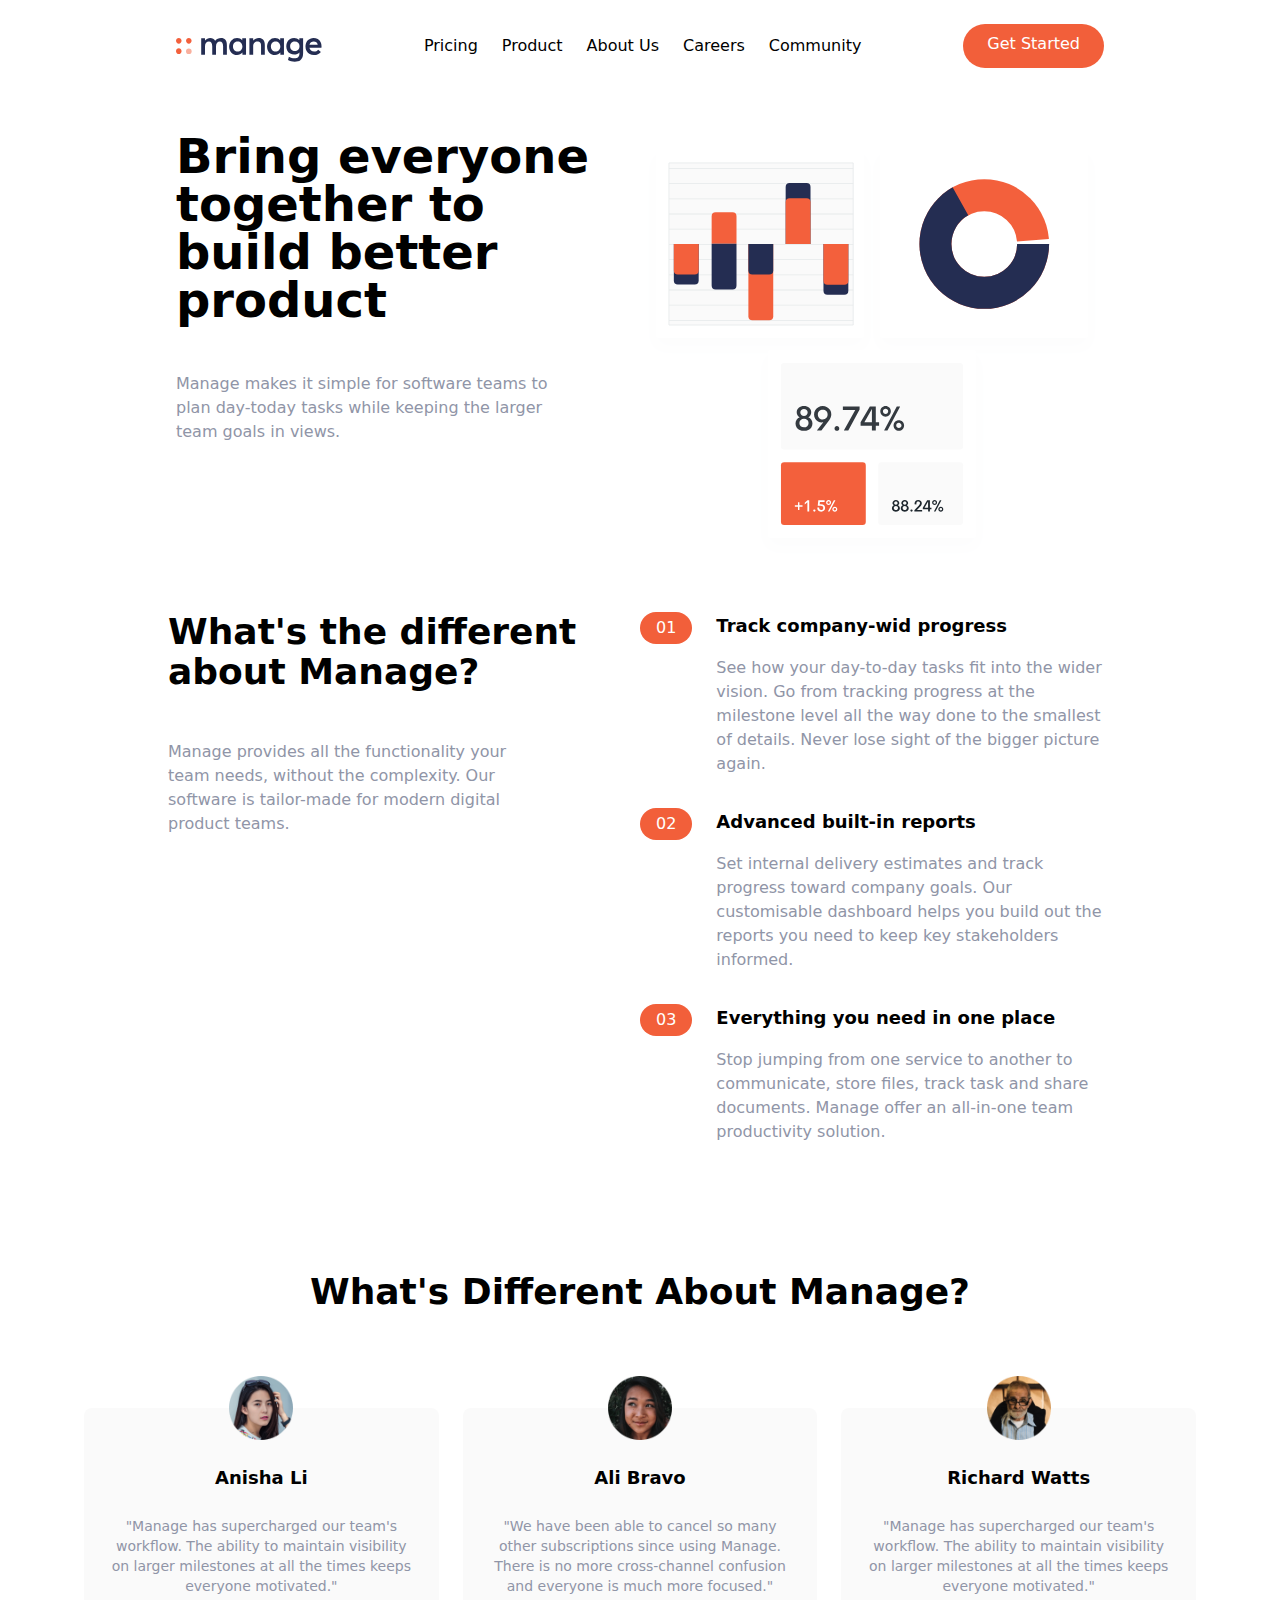
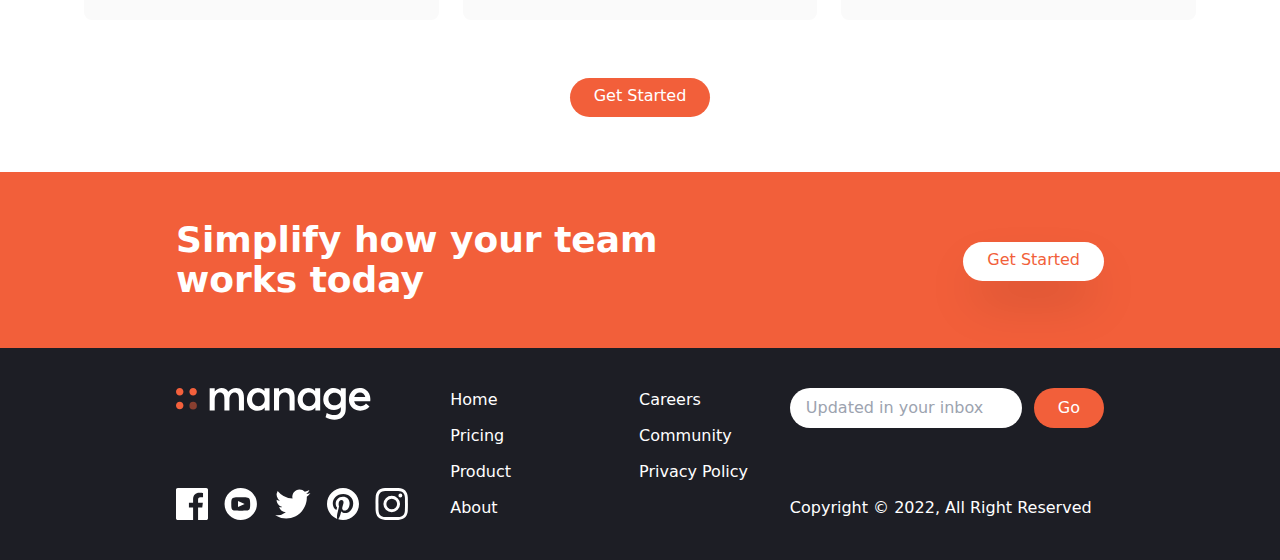
<file: index.html>
<!DOCTYPE html>
<html lang="en">
<head>
    <meta charset="UTF-8">
    <meta http-equiv="X-UA-Compatible" content="IE=edge">
    <meta name="viewport" content="width=device-width, initial-scale=1.0">
    <link rel="stylesheet" href="css/main.css">
    <title>Manage Landing Page</title>
</head>
<body>
    <!-- Navbar  -->

    <nav class="relative container mx-auto p-6 ">
        <!-- flex container  -->

        <div class="flex items-center justify-between">
            <!-- logo  -->

            <div class="pt-2">
                <img src="img/logo.svg" alt="">
            </div>

            <!-- Menu Items  -->
            <div class=" hidden md:flex space-x-6 ">
                <a href="#" class="hover:text-darkGrayishBlue">Pricing</a>
                <a href="#" class="hover:text-darkGrayishBlue">Product</a>
                <a href="#" class="hover:text-darkGrayishBlue">About Us</a>
                <a href="#" class="hover:text-darkGrayishBlue">Careers</a>
                <a href="#" class="hover:text-darkGrayishBlue">Community</a>
            </div>

            <!-- button  -->
            <a href="#" class=" hidden md:block p-3 px-6 pt-2 text-white bg-brightRed rounded-full hover:bg-brightRedLight" >Get Started</a>
        </div>
    </nav>

    <!-- HeroSection -->
    <section id="hero">
        <!-- flex container  -->
        <div class="container flex flex-col-reverse md:flex-row items-center px-6 mx-auto mt-10 space-y-0 md:space-y-0">
            <!-- Left Items -->
            
            <div class="flex flex-col mb-32 space-y-12 md:w-1/2" >
                <h1 class="max-w-md text-4xl font-bold text-center md:text-5xl md:text-left">
                    Bring everyone together to build better product
                </h1>

                <p class="max-w-sm text-center text-darkGrayishBlue md:text-left">
                    Manage makes it simple for software teams to plan day-today tasks while keeping the larger team goals in views.
                </p>
            </div>

            <!-- Image  -->
            <div class="md: w-1/2">
                <img src="/img/illustration-intro.svg" alt="">
            </div>
        </div>
    </section>

    <!-- features  -->

    <section id="features">
        <!-- flex container  -->
        <div class="container flex flex-col px-4 mx-auto mt-10 space-y-12 md:space-y-0 md:flex-row">
             <!-- what is the differenct -->
            <div class="flex flex-col space-y-12 md:w-1/2">
               <h2 class="max-w-md text-4xl font-bold text-center md:text-left">
                What's the different about Manage?
               </h2>

               <p class="max-w-sm text-center text-darkGrayishBlue md:text-left">
                Manage provides all the functionality your team needs, without the complexity. Our software is tailor-made for modern digital product
                teams.
               </p>

            </div>

             <!-- numbered List -->
            <div class="flex flex-col space-y-8 md:w-1/2">
               <!-- list item 1  -->
               <div class="flex flex-col space-y-3 md:space-y-0 md:space-x-6 md:flex-row">
                <!-- Heading  -->
                <div class="rounded-l-full bg-brightRedSupLight md:bg-transparent">
                    <div class="flex items-center space-x-2">
                        <div class="px-4 py-2 text-white rounded-full md:py-1 bg-brightRed">
                            01
                        </div>

                        <h3 class="text-base font-bold md:mb-4 md:hidden">
                            Track company-wid progress
                        </h3>
                    </div>
                </div>

                <div>
                    <h3 class="hidden mb-4 text-lg font-bold md:block">
                        Track company-wid progress
                    </h3>
    
                    <p class="text-darkGrayishBlue">
                        See how your day-to-day tasks fit into the wider vision. Go from tracking progress at the milestone level all the way done to the smallest of details. Never lose sight of the bigger picture again.
                    </p>
                </div>
               </div>


                <!-- list item 2  -->
                <div class="flex flex-col space-y-3 md:space-y-0 md:space-x-6 md:flex-row">
                    <!-- Heading  -->
                    <div class="rounded-l-full bg-brightRedSupLight md:bg-transparent">
                        <div class="flex items-center space-x-2">
                            <div class="px-4 py-2 text-white rounded-full md:py-1 bg-brightRed">
                                02
                            </div>
    
                            <h3 class="text-base font-bold md:mb-4 md:hidden">
                                Advanced built-in reports
                            </h3>
                        </div>
                    </div>
    
                    <div>
                        <h3 class="hidden mb-4 text-lg font-bold md:block">
                            Advanced built-in reports
                        </h3>
        
                        <p class="text-darkGrayishBlue">
                            Set internal delivery estimates and track progress toward company goals. Our customisable dashboard helps you build out the reports you need to keep key stakeholders informed.
                        </p>
                    </div>
                   </div>

                    <!-- list item 3  -->
               <div class="flex flex-col space-y-3 md:space-y-0 md:space-x-6 md:flex-row">
                <!-- Heading  -->
                <div class="rounded-l-full bg-brightRedSupLight md:bg-transparent">
                    <div class="flex items-center space-x-2">
                        <div class="px-4 py-2 text-white rounded-full md:py-1 bg-brightRed">
                            03
                        </div>

                        <h3 class="text-base font-bold md:mb-4 md:hidden">
                            Everything you need in one place
                        </h3>
                    </div>
                </div>

                <div>
                    <h3 class="hidden mb-4 text-lg font-bold md:block">
                        Everything you need in one place
                    </h3>
    
                    <p class="text-darkGrayishBlue">
                        Stop jumping from one service to another to communicate, store files, track task and share documents. Manage offer an all-in-one team productivity solution.
                    </p>
                </div>
               </div>

               

            </div>
        </div>
    </section>


    <!-- Testimonials  -->

    <section id="testimonials">
        <!-- Container to heading and testimonial blocks -->

        <div class="max-w-6xl px-5 mx-auto mt-32 text-center">
            <!-- Heading  -->
            <h2 class="text-4xl font-bold text-center">
                What's Different About Manage?
            </h2>

            <!-- Testimonials Container  -->
            <div class="flex flex-col mt-24 md:flex-row md:space-x-6">
                <!-- Testimonials 1  -->
                <div class="flex flex-col items-center p-6 space-y-6 rounded-lg bg-veryLightGray md:w-1/3">
                    <img src="img/avatar-anisha.png" alt="" class="w-16 -mt-14">
                    <h5 class="text-lg font-bold">Anisha Li</h5>
                    <p class="text-sm text-darkGrayishBlue">
                        "Manage has supercharged our team's workflow. The ability to maintain visibility on larger milestones at all the times keeps everyone motivated."
                    </p>
                </div>

                <!-- Testimonials 2  -->
                <div class=" hidden flex flex-col items-center p-6 space-y-6 rounded-lg bg-veryLightGray md:flex  md:w-1/3 ">
                    <img src="img/avatar-ali.png" class="w-16 -mt-14" alt="">
                    <h5 class="text-lg font-bold">Ali Bravo</h5>
                    <p class="text-sm text-darkGrayishBlue">
                        "We have been able to cancel so many other subscriptions since using Manage. There is no more cross-channel confusion and everyone is much more focused."
                    </p>
                </div>

                <!-- Testimonial 3  -->
                <div class="hidden flex-col items-center p-6 space-y-6 rounded-lg bg-veryLightGray  md:flex md:w-1/3">
                    <img class="w-16 -mt-14"  src="img/avatar-richard.png" alt="">
                    <h5 class="text-lg font-bold">Richard Watts</h5>
                    <p class="text-sm text-darkGrayishBlue">
                        "Manage has supercharged our team's workflow. The ability to maintain visibility on larger milestones at all the times keeps everyone motivated."
                    </p>
                </div>
            </div>

            <!-- Button  -->
            <div class="my-16">
                <a href="#" class="p-3 px-6 pt-2 text-white bg-brightRed rounded-full baseline hover:bg-brightRedLight">
                    Get Started
                </a>
            </div>

        </div>
    </section>

    <!-- CTA Section  -->
    <section id="cta" class="bg-brightRed">
        <!-- flex container  -->

        <div class="container flex flex-col items-center justify-between px-6 py-24 mx-auto space-y-12 md:py-12 md:flex-row md:space-y-0">
            <!-- Heading  -->
            <h2 class="text-5xl font-bold leading-tight text-center text-white md:text-4xl md:max-w-xl md:text-left">
                Simplify how your team works today
            </h2>
            <!-- Button  -->
            <div >
                <a href="#" class="p-3 px-6 pt-2 text-brightRed  bg-white rounded-full shadow-2xl baseline hover:bg-gray-900">
                    Get Started
                </a>
            </div>          
        </div>
    </section>

    <!-- Footer  -->
    <footer class="bg-veryDarkBlue">
        <!-- Flex-container  -->
        <div class="container flex flex-col-reverse justify-between px-6  py-10 mx-auto space-y-8 md:flex-row md:space-y-0">
            <!-- Logo and social links container  -->

            <div class="flex flex-col-reverse items-center justify-between space-y-12 md:flex-col md:space-y-0 md:items-start">

                <div class="mx-auto my-6  text-center text-white md:hidden">
                    Copyright &copy; 2022, All Rights Reserved
                </div>

                <!-- Logo  -->
                <div>
                    <img src="img/logo-white.svg" class="h-8" alt="">
                </div>

                <!-- Social Links Container  -->
                <div class="flex justify-center space-x-4">
                    <!-- Link 1  -->
                    <a href="#">
                        <img src="img/icon-facebook.svg" alt="" class="h-8">
                    </a>

                    <!-- Link2  -->
                    <a href="#">
                        <img src="img/icon-youtube.svg" alt="" class="h-8">
                    </a>

                     <!-- Link3  -->
                     <a href="#">
                        <img src="img/icon-twitter.svg" alt="" class="h-8">
                    </a>
                     <!-- Link4  -->
                     <a href="#">
                        <img src="img/icon-pinterest.svg" alt="" class="h-8">
                    </a>
                     <!-- Link5  -->
                     <a href="#">
                        <img src="img/icon-instagram.svg" alt="" class="h-8">
                    </a>
                </div>
            </div>

            <!-- List Container  -->
            <div class="flex justify-around space-x-32">
                <div class="flex flex-col space-y-3 text-white">
                    <a href="#" class="hover:text-brightRed">Home</a>
                    <a href="#" class="hover:text-brightRed">Pricing</a>
                    <a href="#" class="hover:text-brightRed">Product</a>
                    <a href="#" class="hover:text-brightRed">About</a>
                </div>

                <div class="flex flex-col space-y-3 text-white">
                    <a href="#" class="hover:text-brightRed">Careers</a>
                    <a href="#" class="hover:text-brightRed">Community</a>
                    <a href="#" class="hover:text-brightRed">Privacy Policy</a>
                </div>
            </div>

            <!-- Input Container  -->

            <div class="flex flex-col justify-between">
                <form>
                    <div class="flex space-x-3">
                        <input type="text" class="flex-1 px-4 rounded-full focus:outline-none" placeholder="Updated in your inbox">

                        <button class="px-6 py-2 text-white rounded-full bg-brightRed hover:bg-brightRedLight focus:outline-none">
                            Go
                        </button>
                    </div>
                </form>


                <div class="hidden text-white md:block">
                    Copyright &copy; 2022, All Right Reserved
                </div>
            </div>


        </div>
    </footer>

    
</body>
</html>
</file>
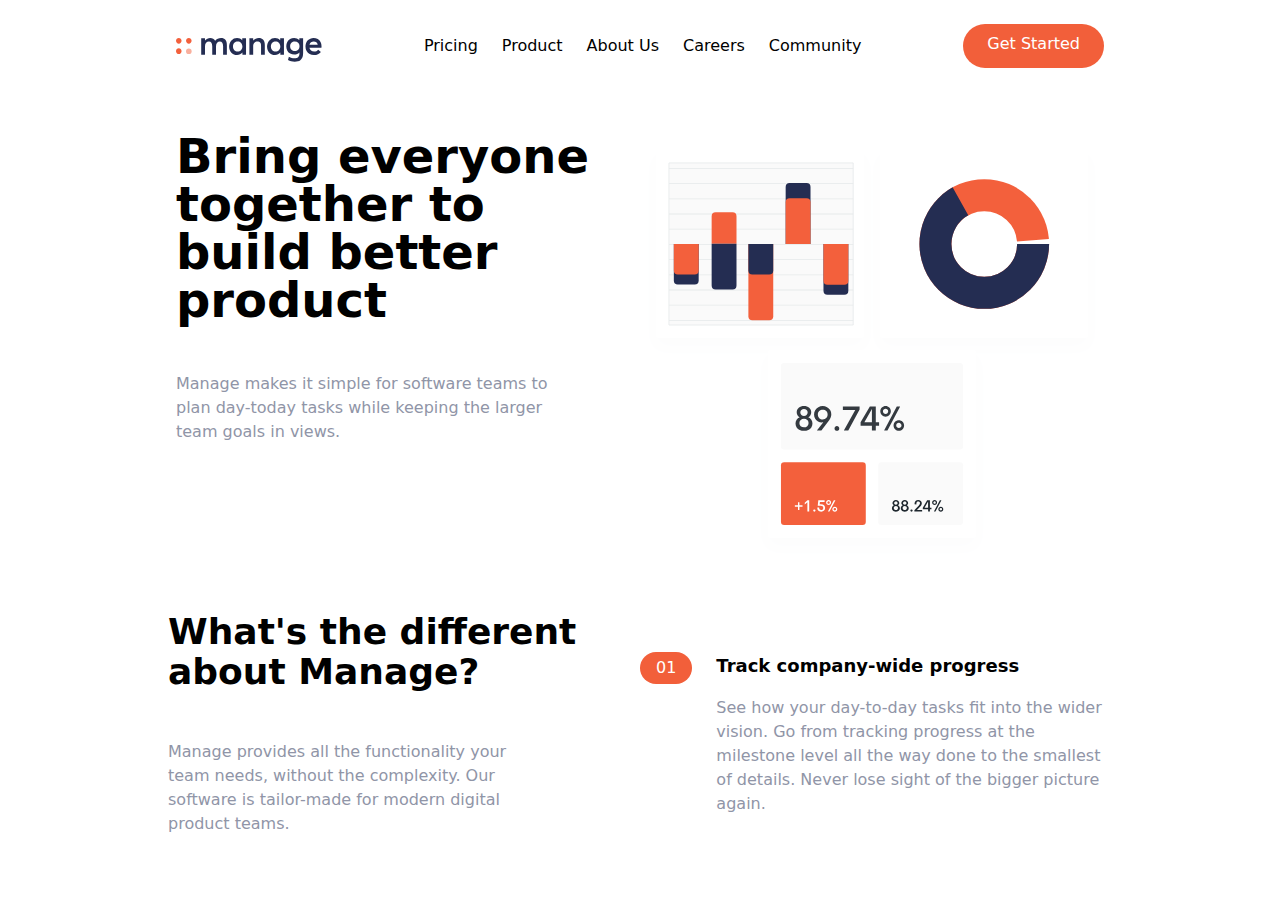
<file: test.html>
<!DOCTYPE html>
<html lang="en">
<head>
    <meta charset="UTF-8">
    <meta http-equiv="X-UA-Compatible" content="IE=edge">
    <meta name="viewport" content="width=device-width, initial-scale=1.0">
    <title>testing</title>
    <link rel="stylesheet" href="/css/main.css">
</head>
<body>
    <nav class="relative container mx-auto p-6">
        <div class="flex items-center justify-between">
            <!-- logo -->
            <div class="pt-2">
                <img src="/img/logo.svg" alt="">
            </div>

            <!-- Menu Items  -->
            <div class="hidden md:flex space-x-6">
                <a href="" class="hover:text-darkGrayishBlue">Pricing</a>
                <a href="" class="hover:text-darkGrayishBlue">Product</a>
                <a href="" class="hover:text-darkGrayishBlue">About Us</a>
                <a href="" class="hover:text-darkGrayishBlue">Careers</a>
                <a href="" class="hover:text-darkGrayishBlue">Community</a>
            </div>

            <!-- Button  -->
            <a href="#" class="hidden md:block  bg-brightRed text-white p-3 px-6 pt-2 rounded-full hover:bg-brightRedLight">Get Started</a>

        </div>
                
    </nav>
    
    <!-- herosection -->
    <section id="herosection">
        <!-- flex container  -->

        <div class="mt-10 px-6 flex flex-col-reverse container mx-auto space-y-0  md:flex-row items-center">
            <!-- left items  -->
            <div class="flex flex-col mb-32 space-y-12 md:w-1/2 ">
                <h1 class="max-w-md text-4xl md:text-5xl text-center md:text-left font-bold">
                    Bring everyone together to build better product
                </h1>

                <p class="max-w-sm text-center md:text-left text-darkGrayishBlue">
                    Manage makes it simple for software teams to plan day-today tasks while keeping the larger team goals in views.
                </p>
            </div>

            <div class="md:w-1/2">
                <img src="img/illustration-intro.svg" alt="">
            </div>
        </div>
    </section>


    <!-- Features  -->

    <section id="features">
        <!-- flex-container  -->
        <div class="container mx-auto mt-10 px-4 flex flex-col md:flex-row">
            <!-- What's the different?  -->
            <div class="flex flex-col space-y-12 md:w-1/2">
                <h2 class="max-w-md text-4xl font-bold text-center md:text-left">
                    What's the different about Manage?
                </h2>

                <p class="max-w-sm text-center text-darkGrayishBlue md:text-left">
                    Manage provides all the functionality your team needs, without the complexity. Our software is tailor-made for modern digital product
                teams.
                </p>
            </div>

            <!-- Numbered List  -->
            <div class="flex flex-col space-y-8  md:w-1/2 ">
                <!-- List item 1  -->
                <div class="flex flex-col space-x-5 space-y-3 md:space-y-0 md:space-x-6 mt-10 md:flex-row">
                    <!-- Heading  -->
                    <div class="rounded-l-full bg-brightRedSupLight md:bg-transparent">
                        <div class="flex items-center space-x-2">
                            <div class="px-4 py-2 text-white rounded-full md:py-1 bg-brightRed">
                                01
                            </div>


                            <h3 class="text-base font-bold md:mb-4 md:hidden">
                                Track company-wide progress
                            </h3>
                        </div>
                    </div>

                    <div>
                        <h3 class="hidden mb-4 text-lg font-bold md:block">
                            Track company-wide progress
                        </h3>

                        <p class="text-darkGrayishBlue">
                            See how your day-to-day tasks fit into the wider vision. Go from tracking progress at the milestone level all the way done to the smallest of details. Never lose sight of the bigger picture again.
                        </p>


                    </div>
                </div>

            </div>
        </div>
        
    </section>


</body>
</html>
</file>
<file: css/main.css>
/*
! tailwindcss v3.3.1 | MIT License | https://tailwindcss.com
*/

/*
1. Prevent padding and border from affecting element width. (https://github.com/mozdevs/cssremedy/issues/4)
2. Allow adding a border to an element by just adding a border-width. (https://github.com/tailwindcss/tailwindcss/pull/116)
*/

*,
::before,
::after {
  box-sizing: border-box;
  /* 1 */
  border-width: 0;
  /* 2 */
  border-style: solid;
  /* 2 */
  border-color: #e5e7eb;
  /* 2 */
}

::before,
::after {
  --tw-content: '';
}

/*
1. Use a consistent sensible line-height in all browsers.
2. Prevent adjustments of font size after orientation changes in iOS.
3. Use a more readable tab size.
4. Use the user's configured `sans` font-family by default.
5. Use the user's configured `sans` font-feature-settings by default.
6. Use the user's configured `sans` font-variation-settings by default.
*/

html {
  line-height: 1.5;
  /* 1 */
  -webkit-text-size-adjust: 100%;
  /* 2 */
  -moz-tab-size: 4;
  /* 3 */
  -o-tab-size: 4;
     tab-size: 4;
  /* 3 */
  font-family: ui-sans-serif, system-ui, -apple-system, BlinkMacSystemFont, "Segoe UI", Roboto, "Helvetica Neue", Arial, "Noto Sans", sans-serif, "Apple Color Emoji", "Segoe UI Emoji", "Segoe UI Symbol", "Noto Color Emoji";
  /* 4 */
  font-feature-settings: normal;
  /* 5 */
  font-variation-settings: normal;
  /* 6 */
}

/*
1. Remove the margin in all browsers.
2. Inherit line-height from `html` so users can set them as a class directly on the `html` element.
*/

body {
  margin: 0;
  /* 1 */
  line-height: inherit;
  /* 2 */
}

/*
1. Add the correct height in Firefox.
2. Correct the inheritance of border color in Firefox. (https://bugzilla.mozilla.org/show_bug.cgi?id=190655)
3. Ensure horizontal rules are visible by default.
*/

hr {
  height: 0;
  /* 1 */
  color: inherit;
  /* 2 */
  border-top-width: 1px;
  /* 3 */
}

/*
Add the correct text decoration in Chrome, Edge, and Safari.
*/

abbr:where([title]) {
  -webkit-text-decoration: underline dotted;
          text-decoration: underline dotted;
}

/*
Remove the default font size and weight for headings.
*/

h1,
h2,
h3,
h4,
h5,
h6 {
  font-size: inherit;
  font-weight: inherit;
}

/*
Reset links to optimize for opt-in styling instead of opt-out.
*/

a {
  color: inherit;
  text-decoration: inherit;
}

/*
Add the correct font weight in Edge and Safari.
*/

b,
strong {
  font-weight: bolder;
}

/*
1. Use the user's configured `mono` font family by default.
2. Correct the odd `em` font sizing in all browsers.
*/

code,
kbd,
samp,
pre {
  font-family: ui-monospace, SFMono-Regular, Menlo, Monaco, Consolas, "Liberation Mono", "Courier New", monospace;
  /* 1 */
  font-size: 1em;
  /* 2 */
}

/*
Add the correct font size in all browsers.
*/

small {
  font-size: 80%;
}

/*
Prevent `sub` and `sup` elements from affecting the line height in all browsers.
*/

sub,
sup {
  font-size: 75%;
  line-height: 0;
  position: relative;
  vertical-align: baseline;
}

sub {
  bottom: -0.25em;
}

sup {
  top: -0.5em;
}

/*
1. Remove text indentation from table contents in Chrome and Safari. (https://bugs.chromium.org/p/chromium/issues/detail?id=999088, https://bugs.webkit.org/show_bug.cgi?id=201297)
2. Correct table border color inheritance in all Chrome and Safari. (https://bugs.chromium.org/p/chromium/issues/detail?id=935729, https://bugs.webkit.org/show_bug.cgi?id=195016)
3. Remove gaps between table borders by default.
*/

table {
  text-indent: 0;
  /* 1 */
  border-color: inherit;
  /* 2 */
  border-collapse: collapse;
  /* 3 */
}

/*
1. Change the font styles in all browsers.
2. Remove the margin in Firefox and Safari.
3. Remove default padding in all browsers.
*/

button,
input,
optgroup,
select,
textarea {
  font-family: inherit;
  /* 1 */
  font-size: 100%;
  /* 1 */
  font-weight: inherit;
  /* 1 */
  line-height: inherit;
  /* 1 */
  color: inherit;
  /* 1 */
  margin: 0;
  /* 2 */
  padding: 0;
  /* 3 */
}

/*
Remove the inheritance of text transform in Edge and Firefox.
*/

button,
select {
  text-transform: none;
}

/*
1. Correct the inability to style clickable types in iOS and Safari.
2. Remove default button styles.
*/

button,
[type='button'],
[type='reset'],
[type='submit'] {
  -webkit-appearance: button;
  /* 1 */
  background-color: transparent;
  /* 2 */
  background-image: none;
  /* 2 */
}

/*
Use the modern Firefox focus style for all focusable elements.
*/

:-moz-focusring {
  outline: auto;
}

/*
Remove the additional `:invalid` styles in Firefox. (https://github.com/mozilla/gecko-dev/blob/2f9eacd9d3d995c937b4251a5557d95d494c9be1/layout/style/res/forms.css#L728-L737)
*/

:-moz-ui-invalid {
  box-shadow: none;
}

/*
Add the correct vertical alignment in Chrome and Firefox.
*/

progress {
  vertical-align: baseline;
}

/*
Correct the cursor style of increment and decrement buttons in Safari.
*/

::-webkit-inner-spin-button,
::-webkit-outer-spin-button {
  height: auto;
}

/*
1. Correct the odd appearance in Chrome and Safari.
2. Correct the outline style in Safari.
*/

[type='search'] {
  -webkit-appearance: textfield;
  /* 1 */
  outline-offset: -2px;
  /* 2 */
}

/*
Remove the inner padding in Chrome and Safari on macOS.
*/

::-webkit-search-decoration {
  -webkit-appearance: none;
}

/*
1. Correct the inability to style clickable types in iOS and Safari.
2. Change font properties to `inherit` in Safari.
*/

::-webkit-file-upload-button {
  -webkit-appearance: button;
  /* 1 */
  font: inherit;
  /* 2 */
}

/*
Add the correct display in Chrome and Safari.
*/

summary {
  display: list-item;
}

/*
Removes the default spacing and border for appropriate elements.
*/

blockquote,
dl,
dd,
h1,
h2,
h3,
h4,
h5,
h6,
hr,
figure,
p,
pre {
  margin: 0;
}

fieldset {
  margin: 0;
  padding: 0;
}

legend {
  padding: 0;
}

ol,
ul,
menu {
  list-style: none;
  margin: 0;
  padding: 0;
}

/*
Prevent resizing textareas horizontally by default.
*/

textarea {
  resize: vertical;
}

/*
1. Reset the default placeholder opacity in Firefox. (https://github.com/tailwindlabs/tailwindcss/issues/3300)
2. Set the default placeholder color to the user's configured gray 400 color.
*/

input::-moz-placeholder, textarea::-moz-placeholder {
  opacity: 1;
  /* 1 */
  color: #9ca3af;
  /* 2 */
}

input::placeholder,
textarea::placeholder {
  opacity: 1;
  /* 1 */
  color: #9ca3af;
  /* 2 */
}

/*
Set the default cursor for buttons.
*/

button,
[role="button"] {
  cursor: pointer;
}

/*
Make sure disabled buttons don't get the pointer cursor.
*/

:disabled {
  cursor: default;
}

/*
1. Make replaced elements `display: block` by default. (https://github.com/mozdevs/cssremedy/issues/14)
2. Add `vertical-align: middle` to align replaced elements more sensibly by default. (https://github.com/jensimmons/cssremedy/issues/14#issuecomment-634934210)
   This can trigger a poorly considered lint error in some tools but is included by design.
*/

img,
svg,
video,
canvas,
audio,
iframe,
embed,
object {
  display: block;
  /* 1 */
  vertical-align: middle;
  /* 2 */
}

/*
Constrain images and videos to the parent width and preserve their intrinsic aspect ratio. (https://github.com/mozdevs/cssremedy/issues/14)
*/

img,
video {
  max-width: 100%;
  height: auto;
}

/* Make elements with the HTML hidden attribute stay hidden by default */

[hidden] {
  display: none;
}

*, ::before, ::after {
  --tw-border-spacing-x: 0;
  --tw-border-spacing-y: 0;
  --tw-translate-x: 0;
  --tw-translate-y: 0;
  --tw-rotate: 0;
  --tw-skew-x: 0;
  --tw-skew-y: 0;
  --tw-scale-x: 1;
  --tw-scale-y: 1;
  --tw-pan-x:  ;
  --tw-pan-y:  ;
  --tw-pinch-zoom:  ;
  --tw-scroll-snap-strictness: proximity;
  --tw-ordinal:  ;
  --tw-slashed-zero:  ;
  --tw-numeric-figure:  ;
  --tw-numeric-spacing:  ;
  --tw-numeric-fraction:  ;
  --tw-ring-inset:  ;
  --tw-ring-offset-width: 0px;
  --tw-ring-offset-color: #fff;
  --tw-ring-color: rgb(59 130 246 / 0.5);
  --tw-ring-offset-shadow: 0 0 #0000;
  --tw-ring-shadow: 0 0 #0000;
  --tw-shadow: 0 0 #0000;
  --tw-shadow-colored: 0 0 #0000;
  --tw-blur:  ;
  --tw-brightness:  ;
  --tw-contrast:  ;
  --tw-grayscale:  ;
  --tw-hue-rotate:  ;
  --tw-invert:  ;
  --tw-saturate:  ;
  --tw-sepia:  ;
  --tw-drop-shadow:  ;
  --tw-backdrop-blur:  ;
  --tw-backdrop-brightness:  ;
  --tw-backdrop-contrast:  ;
  --tw-backdrop-grayscale:  ;
  --tw-backdrop-hue-rotate:  ;
  --tw-backdrop-invert:  ;
  --tw-backdrop-opacity:  ;
  --tw-backdrop-saturate:  ;
  --tw-backdrop-sepia:  ;
}

::backdrop {
  --tw-border-spacing-x: 0;
  --tw-border-spacing-y: 0;
  --tw-translate-x: 0;
  --tw-translate-y: 0;
  --tw-rotate: 0;
  --tw-skew-x: 0;
  --tw-skew-y: 0;
  --tw-scale-x: 1;
  --tw-scale-y: 1;
  --tw-pan-x:  ;
  --tw-pan-y:  ;
  --tw-pinch-zoom:  ;
  --tw-scroll-snap-strictness: proximity;
  --tw-ordinal:  ;
  --tw-slashed-zero:  ;
  --tw-numeric-figure:  ;
  --tw-numeric-spacing:  ;
  --tw-numeric-fraction:  ;
  --tw-ring-inset:  ;
  --tw-ring-offset-width: 0px;
  --tw-ring-offset-color: #fff;
  --tw-ring-color: rgb(59 130 246 / 0.5);
  --tw-ring-offset-shadow: 0 0 #0000;
  --tw-ring-shadow: 0 0 #0000;
  --tw-shadow: 0 0 #0000;
  --tw-shadow-colored: 0 0 #0000;
  --tw-blur:  ;
  --tw-brightness:  ;
  --tw-contrast:  ;
  --tw-grayscale:  ;
  --tw-hue-rotate:  ;
  --tw-invert:  ;
  --tw-saturate:  ;
  --tw-sepia:  ;
  --tw-drop-shadow:  ;
  --tw-backdrop-blur:  ;
  --tw-backdrop-brightness:  ;
  --tw-backdrop-contrast:  ;
  --tw-backdrop-grayscale:  ;
  --tw-backdrop-hue-rotate:  ;
  --tw-backdrop-invert:  ;
  --tw-backdrop-opacity:  ;
  --tw-backdrop-saturate:  ;
  --tw-backdrop-sepia:  ;
}

.container {
  width: 100%;
}

@media (min-width: 480px) {
  .container {
    max-width: 480px;
  }
}

@media (min-width: 768px) {
  .container {
    max-width: 768px;
  }
}

@media (min-width: 976px) {
  .container {
    max-width: 976px;
  }
}

@media (min-width: 1440px) {
  .container {
    max-width: 1440px;
  }
}

.relative {
  position: relative;
}

.mx-auto {
  margin-left: auto;
  margin-right: auto;
}

.my-16 {
  margin-top: 4rem;
  margin-bottom: 4rem;
}

.my-6 {
  margin-top: 1.5rem;
  margin-bottom: 1.5rem;
}

.mb-32 {
  margin-bottom: 8rem;
}

.mb-4 {
  margin-bottom: 1rem;
}

.mt-10 {
  margin-top: 2.5rem;
}

.mt-32 {
  margin-top: 8rem;
}

.mt-24 {
  margin-top: 6rem;
}

.-mt-14 {
  margin-top: -3.5rem;
}

.flex {
  display: flex;
}

.hidden {
  display: none;
}

.h-8 {
  height: 2rem;
}

.w-1\/2 {
  width: 50%;
}

.w-16 {
  width: 4rem;
}

.max-w-6xl {
  max-width: 72rem;
}

.max-w-md {
  max-width: 28rem;
}

.max-w-sm {
  max-width: 24rem;
}

.flex-1 {
  flex: 1 1 0%;
}

.flex-col {
  flex-direction: column;
}

.flex-col-reverse {
  flex-direction: column-reverse;
}

.items-center {
  align-items: center;
}

.justify-center {
  justify-content: center;
}

.justify-between {
  justify-content: space-between;
}

.justify-around {
  justify-content: space-around;
}

.space-x-2 > :not([hidden]) ~ :not([hidden]) {
  --tw-space-x-reverse: 0;
  margin-right: calc(0.5rem * var(--tw-space-x-reverse));
  margin-left: calc(0.5rem * calc(1 - var(--tw-space-x-reverse)));
}

.space-x-5 > :not([hidden]) ~ :not([hidden]) {
  --tw-space-x-reverse: 0;
  margin-right: calc(1.25rem * var(--tw-space-x-reverse));
  margin-left: calc(1.25rem * calc(1 - var(--tw-space-x-reverse)));
}

.space-x-6 > :not([hidden]) ~ :not([hidden]) {
  --tw-space-x-reverse: 0;
  margin-right: calc(1.5rem * var(--tw-space-x-reverse));
  margin-left: calc(1.5rem * calc(1 - var(--tw-space-x-reverse)));
}

.space-y-0 > :not([hidden]) ~ :not([hidden]) {
  --tw-space-y-reverse: 0;
  margin-top: calc(0px * calc(1 - var(--tw-space-y-reverse)));
  margin-bottom: calc(0px * var(--tw-space-y-reverse));
}

.space-y-12 > :not([hidden]) ~ :not([hidden]) {
  --tw-space-y-reverse: 0;
  margin-top: calc(3rem * calc(1 - var(--tw-space-y-reverse)));
  margin-bottom: calc(3rem * var(--tw-space-y-reverse));
}

.space-y-3 > :not([hidden]) ~ :not([hidden]) {
  --tw-space-y-reverse: 0;
  margin-top: calc(0.75rem * calc(1 - var(--tw-space-y-reverse)));
  margin-bottom: calc(0.75rem * var(--tw-space-y-reverse));
}

.space-y-8 > :not([hidden]) ~ :not([hidden]) {
  --tw-space-y-reverse: 0;
  margin-top: calc(2rem * calc(1 - var(--tw-space-y-reverse)));
  margin-bottom: calc(2rem * var(--tw-space-y-reverse));
}

.space-y-6 > :not([hidden]) ~ :not([hidden]) {
  --tw-space-y-reverse: 0;
  margin-top: calc(1.5rem * calc(1 - var(--tw-space-y-reverse)));
  margin-bottom: calc(1.5rem * var(--tw-space-y-reverse));
}

.space-x-4 > :not([hidden]) ~ :not([hidden]) {
  --tw-space-x-reverse: 0;
  margin-right: calc(1rem * var(--tw-space-x-reverse));
  margin-left: calc(1rem * calc(1 - var(--tw-space-x-reverse)));
}

.space-x-32 > :not([hidden]) ~ :not([hidden]) {
  --tw-space-x-reverse: 0;
  margin-right: calc(8rem * var(--tw-space-x-reverse));
  margin-left: calc(8rem * calc(1 - var(--tw-space-x-reverse)));
}

.space-x-3 > :not([hidden]) ~ :not([hidden]) {
  --tw-space-x-reverse: 0;
  margin-right: calc(0.75rem * var(--tw-space-x-reverse));
  margin-left: calc(0.75rem * calc(1 - var(--tw-space-x-reverse)));
}

.rounded-full {
  border-radius: 9999px;
}

.rounded-lg {
  border-radius: 0.5rem;
}

.rounded-xl {
  border-radius: 0.75rem;
}

.rounded-md {
  border-radius: 0.375rem;
}

.rounded-sm {
  border-radius: 0.125rem;
}

.rounded-l-full {
  border-top-left-radius: 9999px;
  border-bottom-left-radius: 9999px;
}

.border {
  border-width: 1px;
}

.border-x-2 {
  border-left-width: 2px;
  border-right-width: 2px;
}

.border-red-100 {
  --tw-border-opacity: 1;
  border-color: rgb(254 226 226 / var(--tw-border-opacity));
}

.bg-brightRed {
  --tw-bg-opacity: 1;
  background-color: hsl(12 88% 59% / var(--tw-bg-opacity));
}

.bg-brightRedSupLight {
  --tw-bg-opacity: 1;
  background-color: hsl(12 88% 95% / var(--tw-bg-opacity));
}

.bg-veryLightGray {
  --tw-bg-opacity: 1;
  background-color: hsl(0 0% 98% / var(--tw-bg-opacity));
}

.bg-white {
  --tw-bg-opacity: 1;
  background-color: rgb(255 255 255 / var(--tw-bg-opacity));
}

.bg-veryDarkBlue {
  --tw-bg-opacity: 1;
  background-color: hsl(233 12% 13% / var(--tw-bg-opacity));
}

.p-3 {
  padding: 0.75rem;
}

.p-6 {
  padding: 1.5rem;
}

.px-4 {
  padding-left: 1rem;
  padding-right: 1rem;
}

.px-5 {
  padding-left: 1.25rem;
  padding-right: 1.25rem;
}

.px-6 {
  padding-left: 1.5rem;
  padding-right: 1.5rem;
}

.py-2 {
  padding-top: 0.5rem;
  padding-bottom: 0.5rem;
}

.py-24 {
  padding-top: 6rem;
  padding-bottom: 6rem;
}

.py-10 {
  padding-top: 2.5rem;
  padding-bottom: 2.5rem;
}

.pt-2 {
  padding-top: 0.5rem;
}

.text-center {
  text-align: center;
}

.text-4xl {
  font-size: 2.25rem;
  line-height: 2.5rem;
}

.text-base {
  font-size: 1rem;
  line-height: 1.5rem;
}

.text-lg {
  font-size: 1.125rem;
  line-height: 1.75rem;
}

.text-sm {
  font-size: 0.875rem;
  line-height: 1.25rem;
}

.text-5xl {
  font-size: 3rem;
  line-height: 1;
}

.font-bold {
  font-weight: 700;
}

.leading-tight {
  line-height: 1.25;
}

.text-darkGrayishBlue {
  --tw-text-opacity: 1;
  color: hsl(227 12% 61% / var(--tw-text-opacity));
}

.text-white {
  --tw-text-opacity: 1;
  color: rgb(255 255 255 / var(--tw-text-opacity));
}

.text-brightRed {
  --tw-text-opacity: 1;
  color: hsl(12 88% 59% / var(--tw-text-opacity));
}

.shadow-2xl {
  --tw-shadow: 0 25px 50px -12px rgb(0 0 0 / 0.25);
  --tw-shadow-colored: 0 25px 50px -12px var(--tw-shadow-color);
  box-shadow: var(--tw-ring-offset-shadow, 0 0 #0000), var(--tw-ring-shadow, 0 0 #0000), var(--tw-shadow);
}

.hover\:bg-brightRedLight:hover {
  --tw-bg-opacity: 1;
  background-color: hsl(12 88% 69% / var(--tw-bg-opacity));
}

.hover\:bg-gray-300:hover {
  --tw-bg-opacity: 1;
  background-color: rgb(209 213 219 / var(--tw-bg-opacity));
}

.hover\:bg-gray-500:hover {
  --tw-bg-opacity: 1;
  background-color: rgb(107 114 128 / var(--tw-bg-opacity));
}

.hover\:bg-gray-900:hover {
  --tw-bg-opacity: 1;
  background-color: rgb(17 24 39 / var(--tw-bg-opacity));
}

.hover\:text-darkGrayishBlue:hover {
  --tw-text-opacity: 1;
  color: hsl(227 12% 61% / var(--tw-text-opacity));
}

.hover\:text-brightRed:hover {
  --tw-text-opacity: 1;
  color: hsl(12 88% 59% / var(--tw-text-opacity));
}

.focus\:outline-none:focus {
  outline: 2px solid transparent;
  outline-offset: 2px;
}

@media (min-width: 768px) {
  .md\:mb-4 {
    margin-bottom: 1rem;
  }

  .md\:block {
    display: block;
  }

  .md\:flex {
    display: flex;
  }

  .md\:hidden {
    display: none;
  }

  .md\:w-1\/2 {
    width: 50%;
  }

  .md\:w-1\/3 {
    width: 33.333333%;
  }

  .md\:max-w-xl {
    max-width: 36rem;
  }

  .md\:flex-row {
    flex-direction: row;
  }

  .md\:flex-col {
    flex-direction: column;
  }

  .md\:items-start {
    align-items: flex-start;
  }

  .md\:space-x-6 > :not([hidden]) ~ :not([hidden]) {
    --tw-space-x-reverse: 0;
    margin-right: calc(1.5rem * var(--tw-space-x-reverse));
    margin-left: calc(1.5rem * calc(1 - var(--tw-space-x-reverse)));
  }

  .md\:space-y-0 > :not([hidden]) ~ :not([hidden]) {
    --tw-space-y-reverse: 0;
    margin-top: calc(0px * calc(1 - var(--tw-space-y-reverse)));
    margin-bottom: calc(0px * var(--tw-space-y-reverse));
  }

  .md\:bg-transparent {
    background-color: transparent;
  }

  .md\:py-1 {
    padding-top: 0.25rem;
    padding-bottom: 0.25rem;
  }

  .md\:py-12 {
    padding-top: 3rem;
    padding-bottom: 3rem;
  }

  .md\:text-left {
    text-align: left;
  }

  .md\:text-5xl {
    font-size: 3rem;
    line-height: 1;
  }

  .md\:text-4xl {
    font-size: 2.25rem;
    line-height: 2.5rem;
  }
}
</file>
